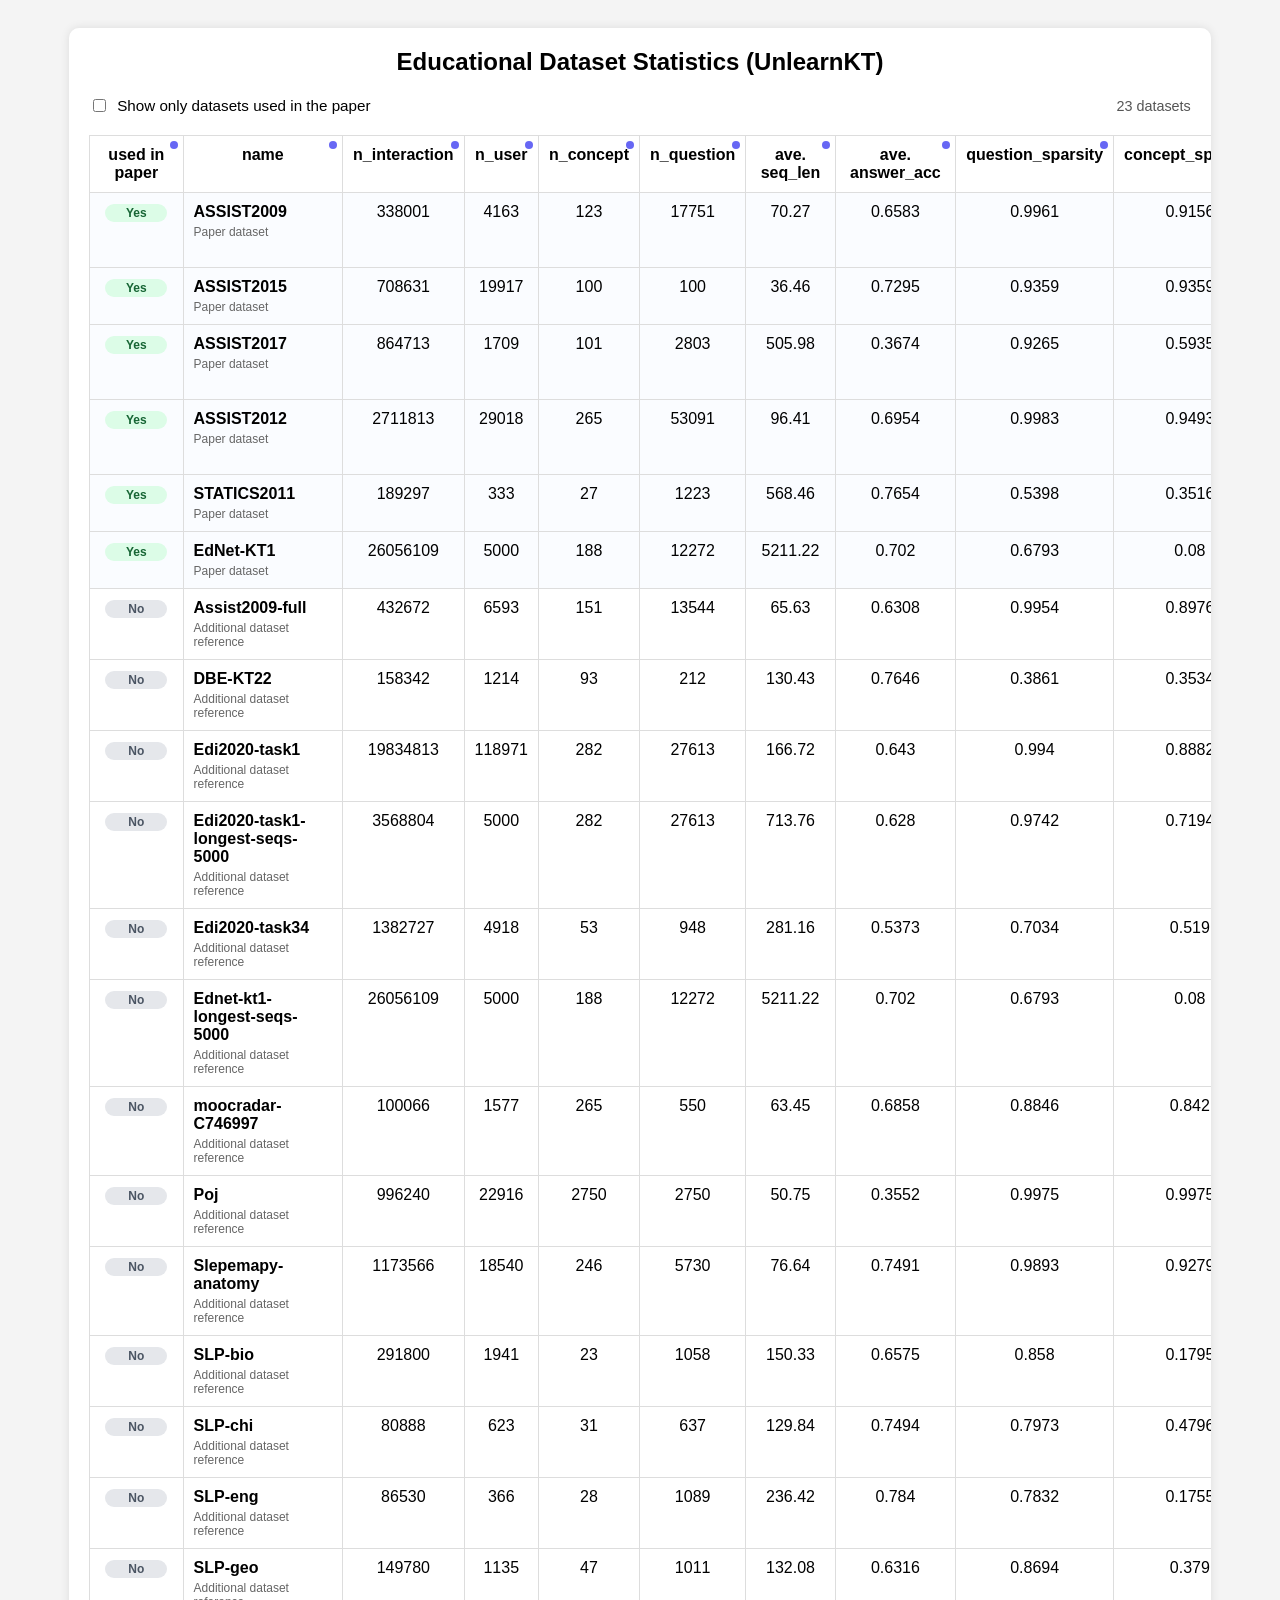
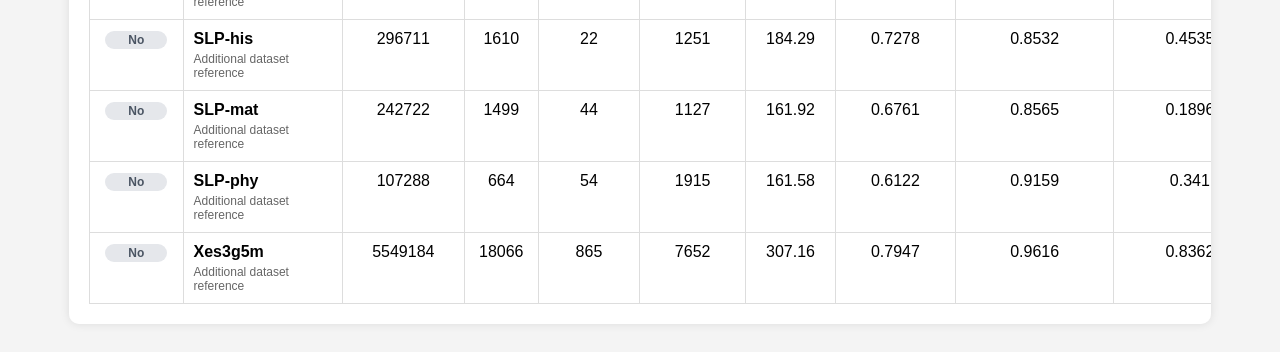
<file: docs/index.html>
<!DOCTYPE html>
<html lang="en">
  <head>
    <meta charset="UTF-8" />
    <meta http-equiv="refresh" content="0; url=dataset_source_index.html?v=20260804b" />
    <meta name="viewport" content="width=device-width, initial-scale=1.0" />
    <title>UnlearnKT Dataset Source Index</title>
  </head>
  <body>
    <p>
      Redirecting to
      <a href="dataset_source_index.html?v=20260804b">dataset_source_index.html</a>...
    </p>
  </body>
</html>
</file>
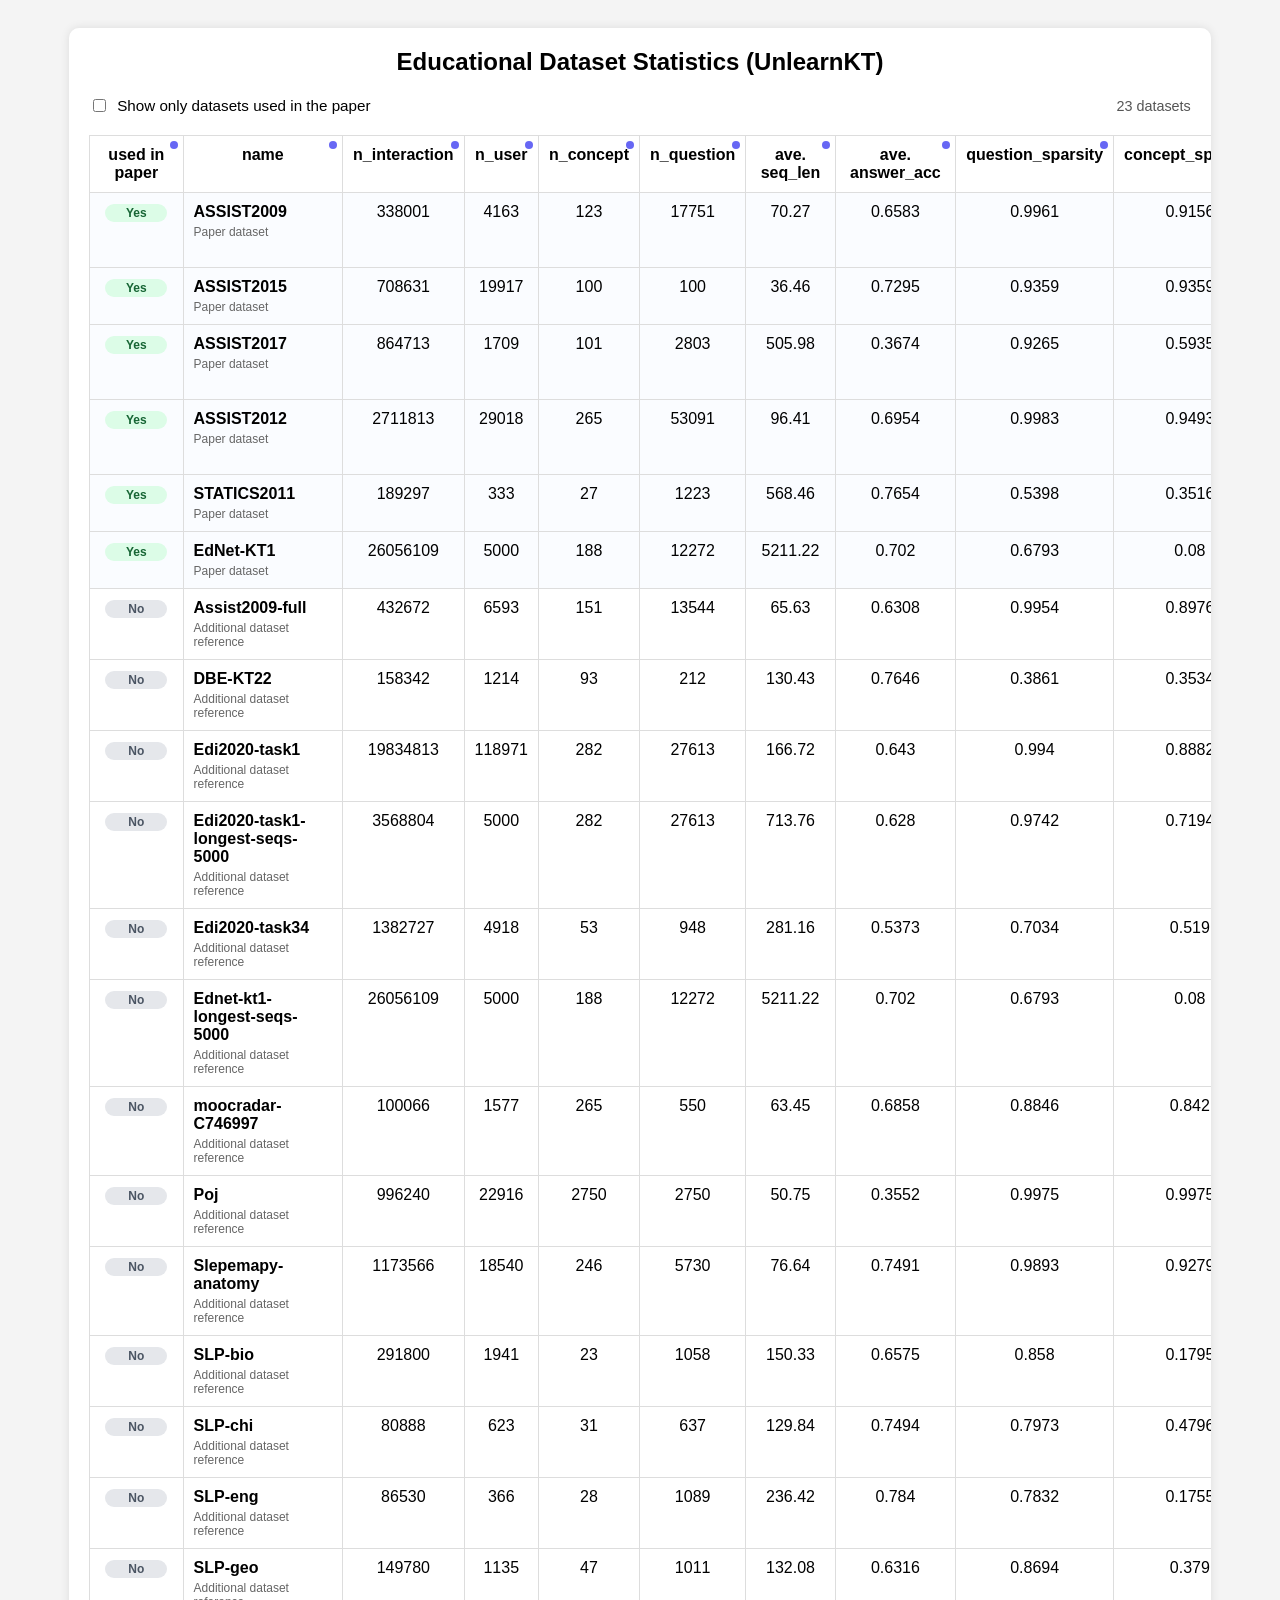
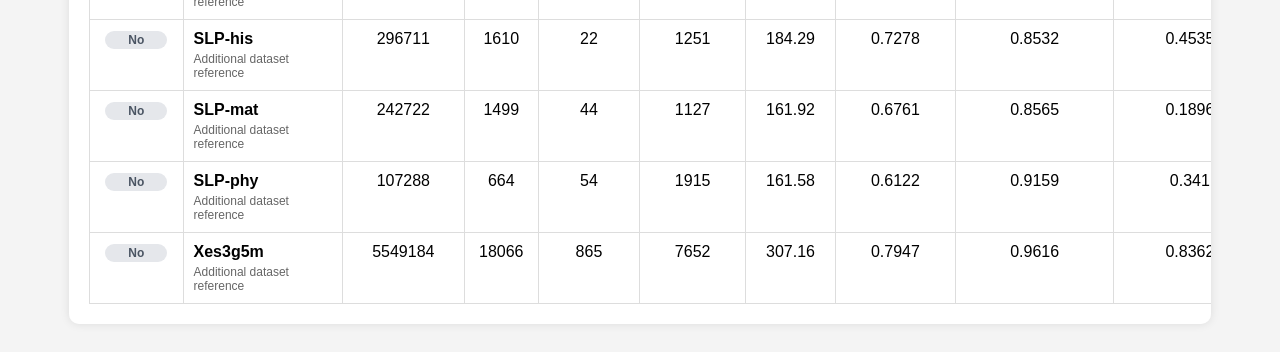
<file: docs/dataset_source_index.html>
<!DOCTYPE html>
<html lang="en">
  <head>
    <meta charset="UTF-8" />
    <meta name="viewport" content="width=device-width, initial-scale=1.0" />
    <title>UnlearnKT Dataset Statistics</title>
    <link rel="stylesheet" href="dataset_source_index.css?v=20260804b" />
  </head>
  <body>
    <div class="container">
      <div class="top">
        <h1>Educational Dataset Statistics (UnlearnKT)</h1>
      </div>

      <div class="toolbar">
        <label class="toggle">
          <input id="paper-only-toggle" type="checkbox" />
          <span>Show only datasets used in the paper</span>
        </label>
        <div id="dataset-count" class="dataset-count"></div>
      </div>

      <table>
        <thead>
          <tr>
            <th><span class="info-dot" data-field="used_in_paper"></span>used in paper</th>
            <th><span class="info-dot" data-field="name"></span>name</th>
            <th><span class="info-dot" data-field="n_interaction"></span>n_interaction</th>
            <th><span class="info-dot" data-field="n_user"></span>n_user</th>
            <th><span class="info-dot" data-field="n_concept"></span>n_concept</th>
            <th><span class="info-dot" data-field="n_question"></span>n_question</th>
            <th><span class="info-dot" data-field="avg_seq_len"></span>ave. seq_len</th>
            <th><span class="info-dot" data-field="avg_answer_acc"></span>ave. answer_acc</th>
            <th><span class="info-dot" data-field="question_sparsity"></span>question_sparsity</th>
            <th><span class="info-dot" data-field="concept_sparsity"></span>concept_sparsity</th>
            <th><span class="info-dot" data-field="side_info"></span>side_info</th>
            <th><span class="info-dot" data-field="link"></span>link</th>
          </tr>
        </thead>
        <tbody id="table-body"></tbody>
      </table>
    </div>
    <div id="tooltip" class="tooltip"></div>
    <script src="dataset_source_index.js?v=20260804b"></script>
  </body>
</html>
</file>
<file: docs/dataset_source_index.css>
body {
  font-family: Arial, sans-serif;
  background-color: #f4f4f4;
  text-align: center;
  padding: 20px;
}

a {
  text-decoration: none;
}

.container {
  background: white;
  padding: 20px;
  border-radius: 10px;
  box-shadow: 0 0 10px rgba(0, 0, 0, 0.1);
  max-width: 90%;
  margin: auto;
  overflow-x: auto;
}

.top {
  display: flex;
  justify-content: space-between;
  align-items: center;
  margin-bottom: 20px;
}

h1 {
  font-size: 1.5rem;
  margin: 0;
  padding: 0;
  flex-grow: 1;
}

.toolbar {
  display: flex;
  justify-content: space-between;
  align-items: center;
  gap: 12px;
  margin-bottom: 16px;
}

.toggle {
  display: flex;
  align-items: center;
  gap: 8px;
  font-size: 0.95rem;
}

.dataset-count {
  font-size: 0.9rem;
  color: #555;
}

table {
  width: 100%;
  border-collapse: collapse;
  margin-top: 20px;
  min-width: 1500px;
}

th,
td {
  padding: 10px;
  border: 1px solid #ddd;
  text-align: center;
  position: relative;
  vertical-align: top;
}

th {
  background-color: white;
  color: black;
  position: relative;
}

td.left {
  text-align: left;
}

tbody tr.paper-used {
  background-color: #fafcff;
}

.info-dot {
  display: inline-block;
  width: 8px;
  height: 8px;
  background-color: rgb(103, 103, 244);
  border-radius: 50%;
  position: absolute;
  top: 5px;
  right: 5px;
  cursor: pointer;
}

.tooltip {
  position: absolute;
  background-color: rgba(0, 0, 0, 0.7);
  color: white;
  padding: 5px;
  border-radius: 5px;
  font-size: 16px;
  display: none;
  max-width: 200px;
  text-align: left;
}

.md-header__source {
  margin-left: 20px;
}

.md-source {
  display: flex;
  align-items: center;
  text-decoration: none;
  color: inherit;
}

.md-source__icon {
  width: 24px;
  height: 24px;
  margin-right: 8px;
}

.md-source__icon svg {
  width: 100%;
  height: 100%;
  color: rgb(98, 98, 239);
  fill: currentColor;
}

.md-source__repository {
  font-size: 0.9rem;
}

.status-badge {
  display: inline-block;
  min-width: 42px;
  padding: 2px 10px;
  border-radius: 999px;
  font-size: 12px;
  font-weight: 700;
}

.status-badge.yes {
  background: #dcfce7;
  color: #166534;
}

.status-badge.no {
  background: #e5e7eb;
  color: #4b5563;
}

.dataset-title {
  font-weight: 700;
}

.dataset-tag {
  display: block;
  margin-top: 4px;
  font-size: 12px;
  color: #666;
}

.muted {
  color: #666;
  font-size: 13px;
}

@media (max-width: 960px) {
  .top,
  .toolbar {
    flex-direction: column;
    align-items: flex-start;
  }

  table {
    min-width: 1500px;
  }
}
</file>
